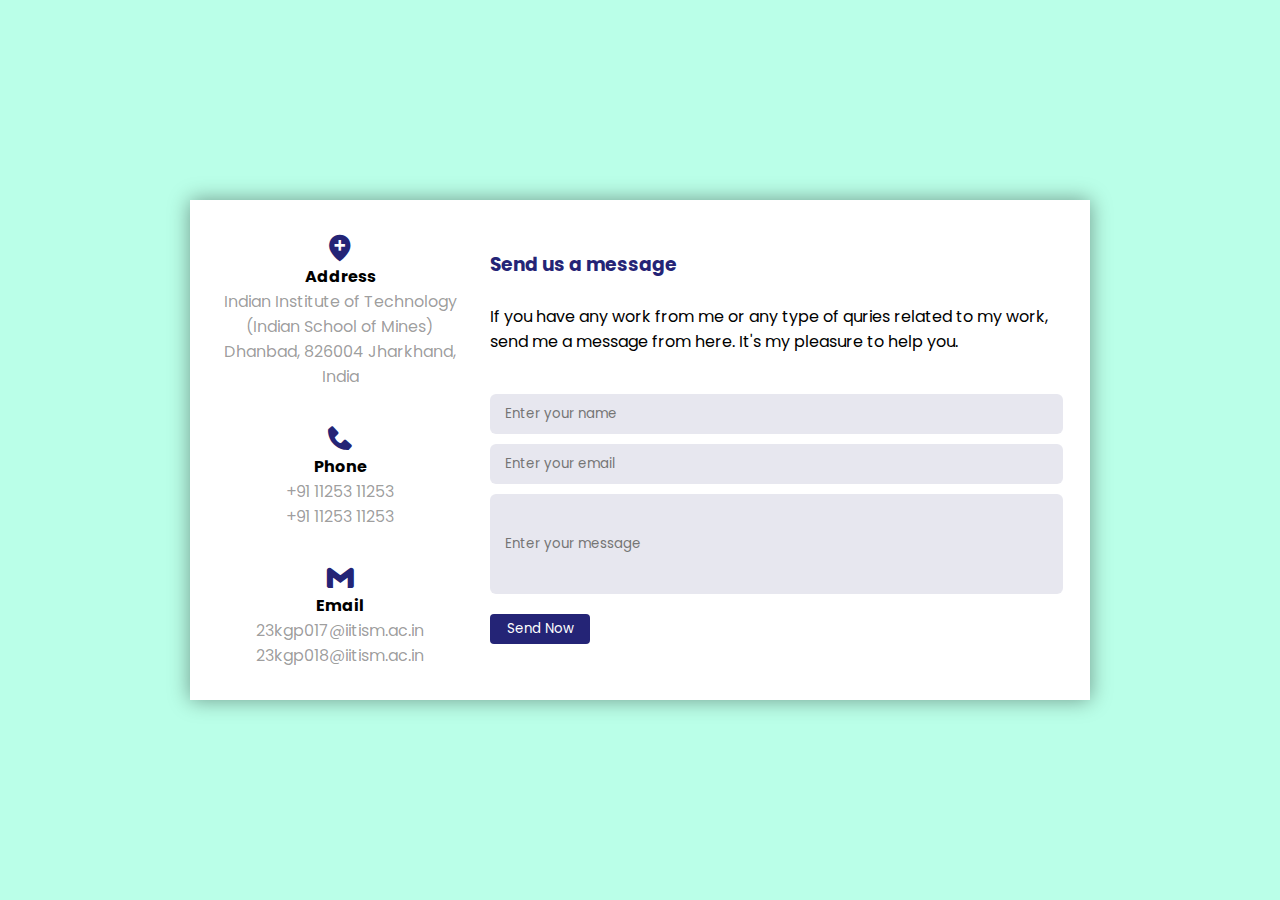
<file: Contact us page/index.html>
<!DOCTYPE html>
<html lang="en">
<head>
    <meta charset="UTF-8">
    <meta name="viewport" content="width=device-width, initial-scale=1.0">
    <title>Contact Us</title>
    <link rel="stylesheet" href="style.css">
    <link href='https://unpkg.com/boxicons@2.1.4/css/boxicons.min.css' rel='stylesheet'>
</head>
<body>
    <div class="screen">
        <div class="main_box">
            <div class="box_left">
                <div class="box">
                    <i class='bx bxs-location-plus' ></i>
                    <h4>Address</h4>
                    <p>Indian Institute of Technology
                        (Indian School of Mines) Dhanbad,
                        826004 Jharkhand, India</p>
                </div>
                <div class="box">
                    <i class='bx bxs-phone' ></i>
                    <h4>Phone</h4>
                    <p>+91 11253 11253</p>
                    <p>+91 11253 11253</p>
                </div>
                <div class="box">
                    <i class='bx bxl-gmail'></i>
                    <h4>Email</h4>
                    <p>23kgp017@iitism.ac.in</p>
                    <p>23kgp018@iitism.ac.in</p>
                </div>
            </div>
    
            <div class="message">
                <h3>Send us a message</h3>
                <p>If you have any work from me or any
                     type of quries related to my work, 
                     send me a message from here. 
                      It's my pleasure to help you. </p>
                <input class="name" type="text" placeholder="Enter your name">
                <input class="mail" type="text" placeholder="Enter your email">
                <input class="text" type="text" placeholder="Enter your message">
                <button>Send Now</button>
    
            </div>
        </div>
    </div>
</body>
</html>
</file>
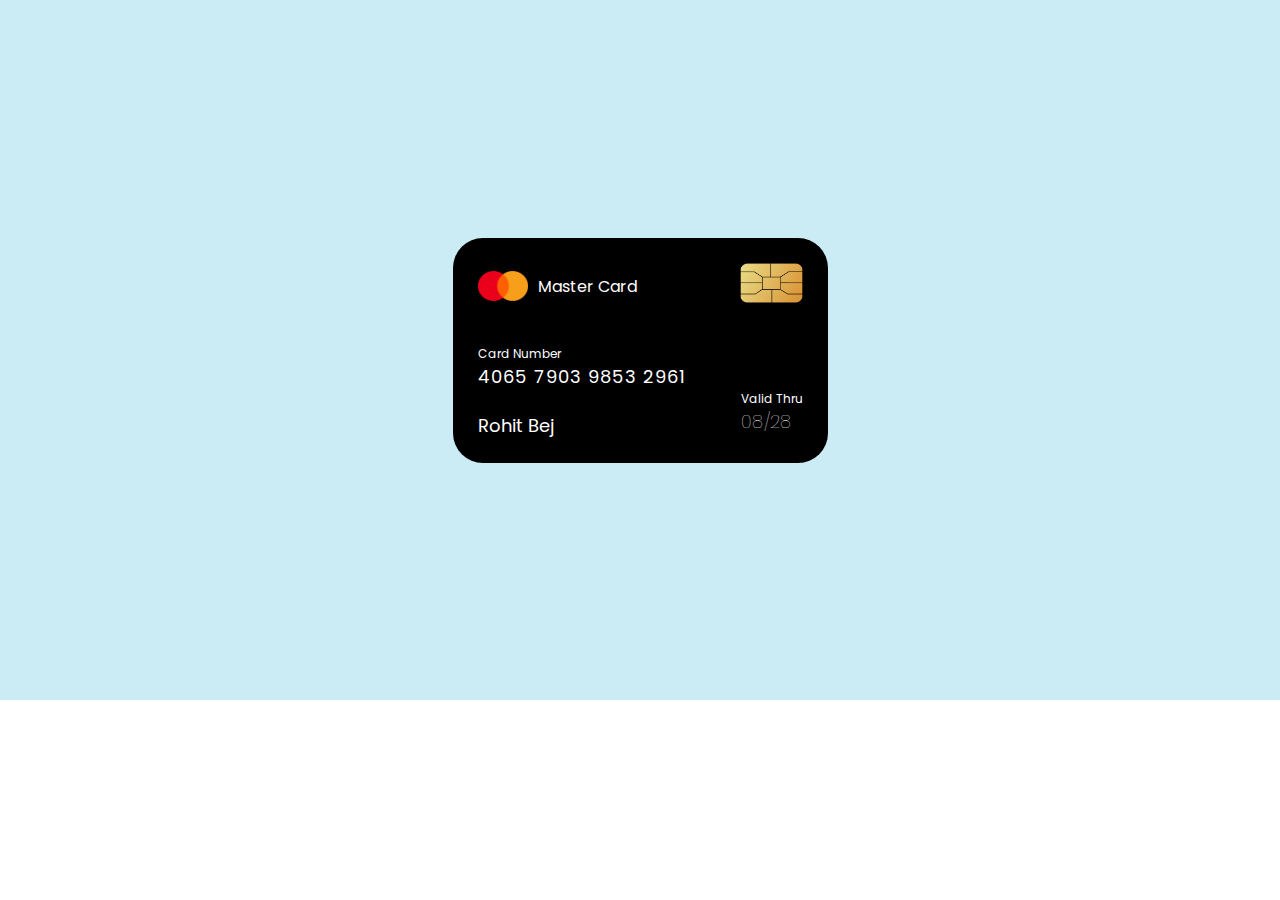
<file: Credit Card/index.html>
<!DOCTYPE html>
<html lang="en">
<head>
    <title>Credit Card</title>
    <link rel="stylesheet" href="style.css">
</head>
<body>
    <div class="back">
        <div class="card">
            <header>
                <div class="logo">
                    <img src="logo.png" alt="">
                    <h5>Master Card</h5>
                </div>
    
                <div class="chip">
                    <img src="chip.png" alt="">
                </div>
            </header>

            <div class="last">
                <div class="number-name">
                    <p>Card Number</p>
                    <h1>4065 7903 9853 2961</h1>
                    <h2>Rohit Bej</h2>
                </div>
    
                <div class="validity">
                    <p class="valid-text">Valid Thru</p>
                    <p class="valid-date">08/28</p>
                </div>
            </div>
        </div>
    </div>
</body>
</html>
</file>
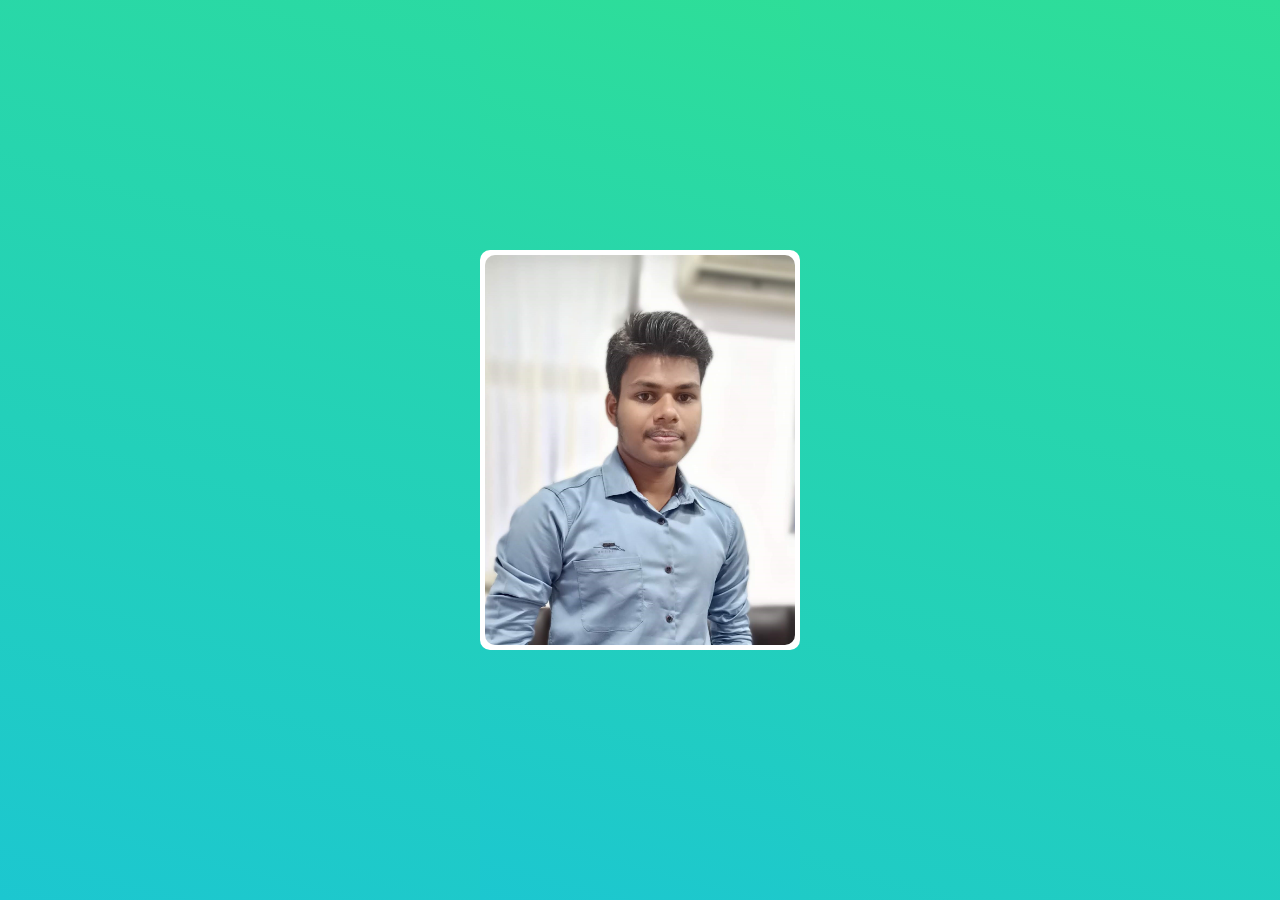
<file: Flip card/index.html>
<!DOCTYPE html>
<html lang="en">
<head>
    <meta charset="UTF-8">
    <meta name="viewport" content="width=device-width, initial-scale=1.0">
    <title>Portfolio Card</title>
    <link rel="stylesheet" href="style.css">
    <link href='https://unpkg.com/boxicons@2.1.4/css/boxicons.min.css' rel='stylesheet'>

</head>
<body>
    <div class="wrapper">
        <div class="card front-face">
            <img src="dp.jpg" alt="">
        </div>
        <div class="card back-face">
            <img src="dp.jpg" alt="">
            <div class="info">
                <div class="title">Rohit Bej</div>
                <p>Mechanical Engineer &<br> Front-end Web Developer </p>
            </div>

            <ul>
                <a href="#"><i class='bx bxl-facebook'></i></a>
                <a href="#"><i class='bx bxl-instagram'></i></a>
                <a href="#"><i class='bx bxl-twitter'></i></a>
                <a href="#"><i class='bx bxl-linkedin'></i></a>
            </ul>
        </div>

        


    </div>
</body>
</html>
</file>
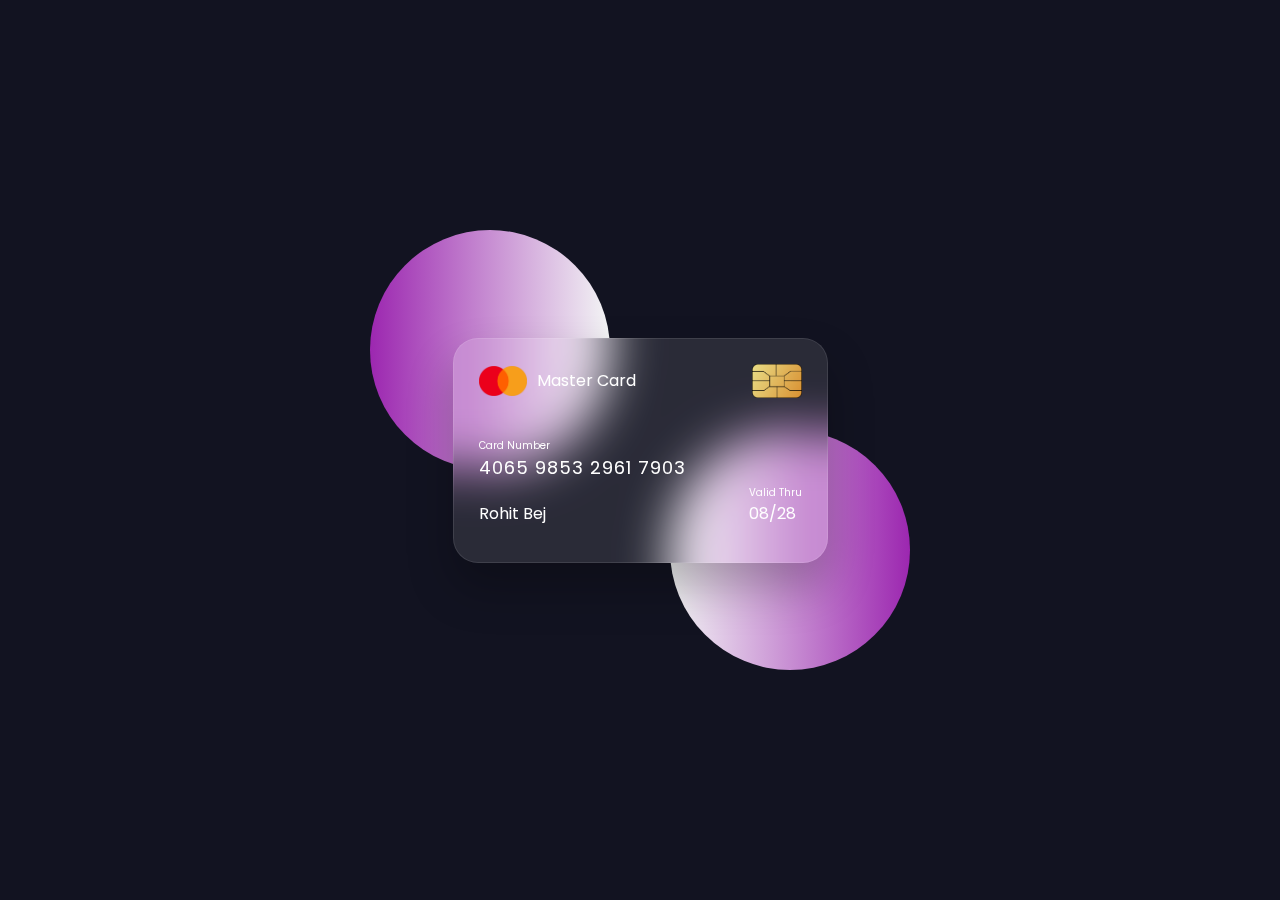
<file: Flipping Credit Card/index.html>
<!DOCTYPE html>
<html lang="en">
  <head>
    <meta charset="UTF-8" />
    <meta http-equiv="X-UA-Compatible" content="IE=edge" />
    <meta name="viewport" content="width=device-width, initial-scale=1.0" />
    <title>Flipping Card UI Design</title>
    <link rel="stylesheet" href="style.css" />
  </head>
  <body>
    <section>
      <div class="container">
        <div class="card front-face">
          <header>
            <span class="logo">
              <img src="logo.png" alt="">
              <h5>Master Card</h5>
            </span>
            <img src="chip.png" alt="" class="chip">
          </header>

          <div class="card-details">
            <div class="name-number">
              <h6> Card Number</h6>
              <h5 class="number">4065 9853 2961 7903</h5>
              <h5 class="name">Rohit Bej</h5>
            </div>

            <div class="valid-date">
              <h6>Valid Thru</h6>
              <h5>08/28</h5>
            </div>
          </div>
        </div>

        <div class="card back-face">
          <h6>
            For customer service call +91 7903197215 or email at 23kgp017@iitism.ac.in
          </h6>
          <span class="magnetic-strip"></span>
          <div class="signature"><i>194</i></div>
          <h5>
            Lorem ipsum dolor sit, amet consectetur adipisicing elit. Perspiciatis sapiente odio voluptatum eaque similique obcaecati esse quaerat eveniet sint nam necessitatibus deserunt reiciendis, molestiae temporibus quas sit odit. Ea, tempora!
            Itaque.
          </h5>
        </div>
      </div>
    </section>
  </body>
</html>
</file>
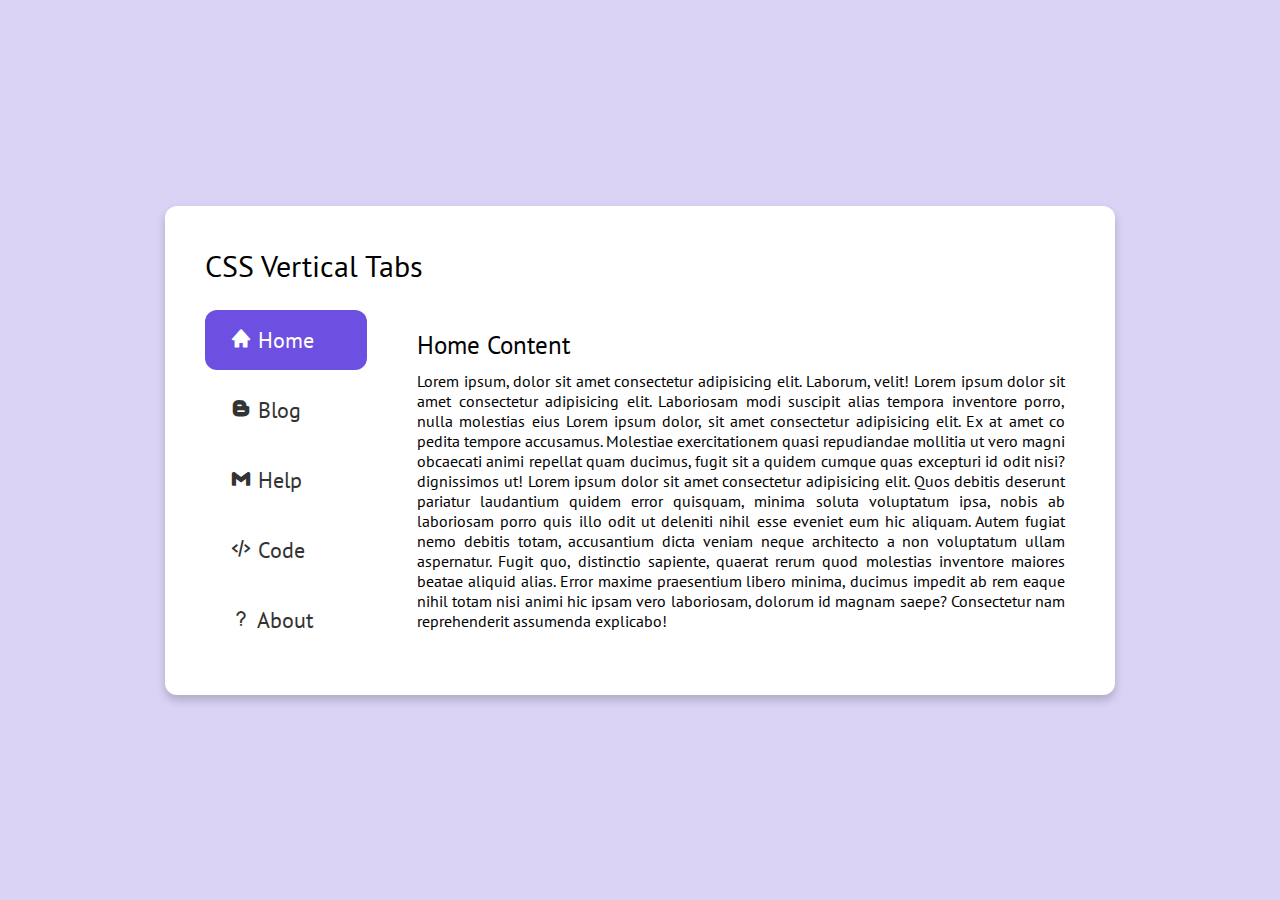
<file: Information Page/index.html>
<!DOCTYPE html>
<html lang="en">
<head>
    <meta charset="UTF-8">
    <meta name="viewport" content="width=device-width, initial-scale=1.0">
    <title>Info Page</title>
    <link rel="stylesheet" href="style.css">
    <link href='https://unpkg.com/boxicons@2.1.4/css/boxicons.min.css' rel='stylesheet'>
</head>
<body>
    <div class="container">
        <div class="main_title">CSS Vertical Tabs</div>
        <div class="content">

            <input type="radio" name="indicator" checked id="home">
            <input type="radio" name="indicator" id="blog">
            <input type="radio" name="indicator" id="help">
            <input type="radio" name="indicator" id="code">
            <input type="radio" name="indicator" id="about">

            <div class="list">
                <label for="home" class="home">
                    <i class='bx bxs-home'></i>
                    <span class="topic">Home</span>
                </label>

                <label for="blog" class="blog">
                    <i class='bx bxl-blogger' ></i>
                    <span class="topic">Blog</span>
                </label>

                <label for="help" class="help">
                    <i class='bx bxl-gmail' ></i>
                    <span class="topic">Help</span>
                </label>

                <label for="code" class="code">
                    <i class='bx bx-code-alt' ></i>
                    <span class="topic">Code</span>
                </label>

                <label for="about" class="about">
                    <i class='bx bx-question-mark' ></i>
                    <span class="topic">About</span>
                </label>
                <div class="indicator"></div>
            </div>

            <div class="text_content">
                <div class="home text">
                    <div class="title">Home Content</div>
                    <p>Lorem ipsum, dolor sit amet consectetur adipisicing elit. Laborum, velit! Lorem ipsum dolor sit amet consectetur adipisicing elit. Laboriosam modi suscipit alias tempora inventore porro, nulla molestias eius Lorem ipsum dolor, sit amet consectetur adipisicing elit. Ex at amet co pedita tempore accusamus. Molestiae exercitationem quasi repudiandae mollitia ut vero magni obcaecati animi repellat quam ducimus, fugit sit a quidem cumque quas excepturi id odit nisi? dignissimos ut! Lorem ipsum dolor sit amet consectetur adipisicing elit. Quos debitis deserunt pariatur laudantium quidem error quisquam, minima soluta voluptatum ipsa, nobis ab laboriosam porro quis illo odit ut deleniti nihil esse eveniet eum hic aliquam. Autem fugiat nemo debitis totam, accusantium dicta veniam neque architecto a non voluptatum ullam aspernatur. Fugit quo, distinctio sapiente, quaerat rerum quod molestias inventore maiores beatae aliquid alias. Error maxime praesentium libero minima, ducimus impedit ab rem eaque nihil totam nisi animi hic ipsam vero laboriosam, dolorum id magnam saepe? Consectetur nam reprehenderit assumenda explicabo!</p>
                </div>

                <div class="blog text">
                    <div class="title">Blog Content</div>
                    <p>Lorem ipsum, dolor sit amet consectetur adipisicing elit. Laborum, velit! Lorem ipsum dolor sit amet consectetur adipisicing elit. Laboriosam modi suscipit alias tempora inventore porro, nulla molestias eius Lorem ipsum dolor, sit amet consectetur adipisicing elit. Ex at amet co pedita tempore accusamus. Molestiae exercitationem quasi repudiandae mollitia ut vero magni obcaecati animi repellat quam ducimus, fugit sit a quidem cumque quas excepturi id odit nisi? dignissimos ut! Lorem ipsum dolor sit amet consectetur adipisicing elit. Quos debitis deserunt pariatur laudantium quidem error quisquam, minima soluta voluptatum ipsa, nobis ab laboriosam porro quis illo odit ut deleniti nihil esse eveniet eum hic aliquam. Autem fugiat nemo debitis totam, accusantium dicta veniam neque architecto a non voluptatum ullam aspernatur. Fugit quo, distinctio sapiente, quaerat rerum quod molestias inventore maiores beatae aliquid alias. Error maxime praesentium libero minima, ducimus impedit ab rem eaque nihil totam nisi animi hic ipsam vero laboriosam, dolorum id magnam saepe? Consectetur nam reprehenderit assumenda explicabo!</p>
                </div>

                <div class="help text">
                    <div class="title">Help Content</div>
                    <p>Lorem ipsum, dolor sit amet consectetur adipisicing elit. Laborum, velit! Lorem ipsum dolor sit amet consectetur adipisicing elit. Laboriosam modi suscipit alias tempora inventore porro, nulla molestias eius Lorem ipsum dolor, sit amet consectetur adipisicing elit. Ex at amet co pedita tempore accusamus. Molestiae exercitationem quasi repudiandae mollitia ut vero magni obcaecati animi repellat quam ducimus, fugit sit a quidem cumque quas excepturi id odit nisi? dignissimos ut! Lorem ipsum dolor sit amet consectetur adipisicing elit. Quos debitis deserunt pariatur laudantium quidem error quisquam, minima soluta voluptatum ipsa, nobis ab laboriosam porro quis illo odit ut deleniti nihil esse eveniet eum hic aliquam. Autem fugiat nemo debitis totam, accusantium dicta veniam neque architecto a non voluptatum ullam aspernatur. Fugit quo, distinctio sapiente, quaerat rerum quod molestias inventore maiores beatae aliquid alias. Error maxime praesentium libero minima, ducimus impedit ab rem eaque nihil totam nisi animi hic ipsam vero laboriosam, dolorum id magnam saepe? Consectetur nam reprehenderit assumenda explicabo!</p>
                </div>

                <div class="code text">
                    <div class="title">Code Content</div>
                    <p>Lorem ipsum, dolor sit amet consectetur adipisicing elit. Laborum, velit! Lorem ipsum dolor sit amet consectetur adipisicing elit. Laboriosam modi suscipit alias tempora inventore porro, nulla molestias eius Lorem ipsum dolor, sit amet consectetur adipisicing elit. Ex at amet co pedita tempore accusamus. Molestiae exercitationem quasi repudiandae mollitia ut vero magni obcaecati animi repellat quam ducimus, fugit sit a quidem cumque quas excepturi id odit nisi? dignissimos ut! Lorem ipsum dolor sit amet consectetur adipisicing elit. Quos debitis deserunt pariatur laudantium quidem error quisquam, minima soluta voluptatum ipsa, nobis ab laboriosam porro quis illo odit ut deleniti nihil esse eveniet eum hic aliquam. Autem fugiat nemo debitis totam, accusantium dicta veniam neque architecto a non voluptatum ullam aspernatur. Fugit quo, distinctio sapiente, quaerat rerum quod molestias inventore maiores beatae aliquid alias. Error maxime praesentium libero minima, ducimus impedit ab rem eaque nihil totam nisi animi hic ipsam vero laboriosam, dolorum id magnam saepe? Consectetur nam reprehenderit assumenda explicabo!</p>
                </div>

                <div class="about text">
                    <div class="title">About Content</div>
                    <p>Lorem ipsum, dolor sit amet consectetur adipisicing elit. Laborum, velit! Lorem ipsum dolor sit amet consectetur adipisicing elit. Laboriosam modi suscipit alias tempora inventore porro, nulla molestias eius Lorem ipsum dolor, sit amet consectetur adipisicing elit. Ex at amet co pedita tempore accusamus. Molestiae exercitationem quasi repudiandae mollitia ut vero magni obcaecati animi repellat quam ducimus, fugit sit a quidem cumque quas excepturi id odit nisi? dignissimos ut! Lorem ipsum dolor sit amet consectetur adipisicing elit. Quos debitis deserunt pariatur laudantium quidem error quisquam, minima soluta voluptatum ipsa, nobis ab laboriosam porro quis illo odit ut deleniti nihil esse eveniet eum hic aliquam. Autem fugiat nemo debitis totam, accusantium dicta veniam neque architecto a non voluptatum ullam aspernatur. Fugit quo, distinctio sapiente, quaerat rerum quod molestias inventore maiores beatae aliquid alias. Error maxime praesentium libero minima, ducimus impedit ab rem eaque nihil totam nisi animi hic ipsam vero laboriosam, dolorum id magnam saepe? Consectetur nam reprehenderit assumenda explicabo!</p>
                </div>
            </div>
        </div>
    </div>
</body>
</html>
</file>
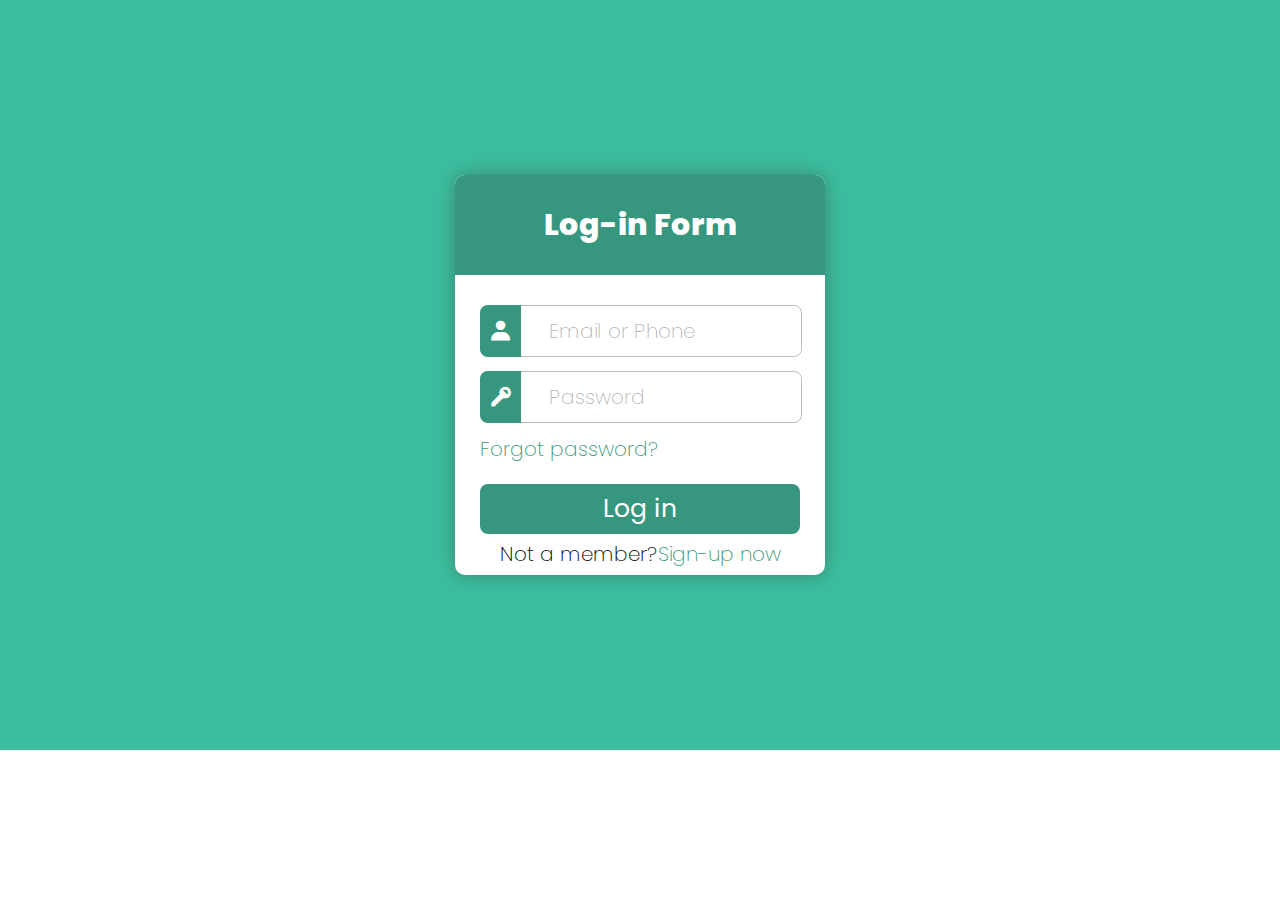
<file: Log in page/index.html>
<!DOCTYPE html>
<html lang="en">
<head>
    <meta charset="UTF-8">
    <meta name="viewport" content="width=device-width, initial-scale=1.0">
    <title>Sidebar</title>
    <link rel="stylesheet" href="style.css">
    <link href='https://unpkg.com/boxicons@2.1.4/css/boxicons.min.css' rel='stylesheet'>
</head>
<body>
    <div class="screen">
        <div class="main_box">
            <div class="header">Log-in Form</div>
            <div class="box b1">
                <div class="icon">
                    <i class='bx bxs-user'></i>
                </div>
                <div class="credentials">
                    <input type="text" placeholder="   Email or Phone">
                </div>
            </div>
            <div class="box b2">
                <div class="icon">
                    <i class='bx bxs-key' ></i>
                </div>
                <div class="credentials">
                    <input type="text" placeholder="   Password">
                </div>
            </div>
            <h5>Forgot password?</h5>
            <div class="login"> Log in</div>

            <div class="signup">
                <p>Not a member? </p>
                <p style="color: rgb(54, 151, 126); cursor: pointer;"> Sign-up now</p>
            </div>
        </div>
    </div>
</body>
</html>
</file>
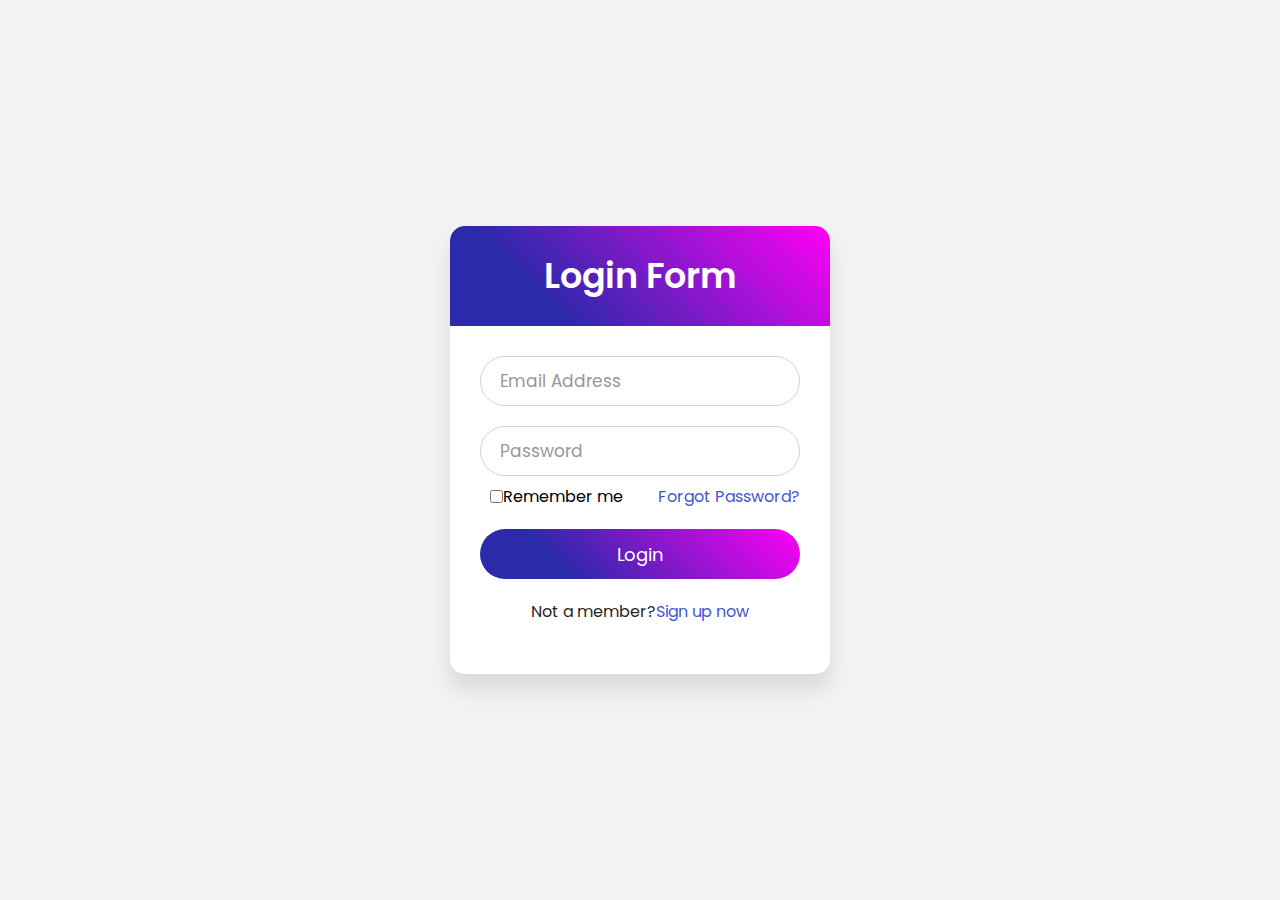
<file: Log-in page nice colors/index.html>
<!DOCTYPE html>
<html lang="en">
<head>
    <meta charset="UTF-8">
    <meta name="viewport" content="width=device-width, initial-scale=1.0">
    <title>Log in</title>
    <link rel="stylesheet" href="style.css">
</head>
<body>
    <div class="wrapper">
        <!-- Header -->
        <div class="title">Login Form</div>
        <form action="#">

            <!-- Making input box for Email address  -->
            <div class="field">
                <input type="text" required>
                <label>Email Address</label>
            </div>

            <!-- Making input box for Password  -->
            <div class="field">
                <input type="password" required>
                <label>Password</label>
            </div>

            <!-- Forgot Password? -->
            <div class="forgot">
                <div class="remember">
                    <input type="checkbox">
                    <p>Remember me</p>
                </div>
                <a href="#">Forgot Password?</a>
            </div>

            <!-- Log in button  -->
            <div class="field">
                <input type="submit" value="Login">
            </div>

            <!-- sign up -->
            <div class="signup">
                Not a member?<a href="#">Sign up now</a>
            </div>
            
        </form>
    </div>
</body>
</html>
</file>
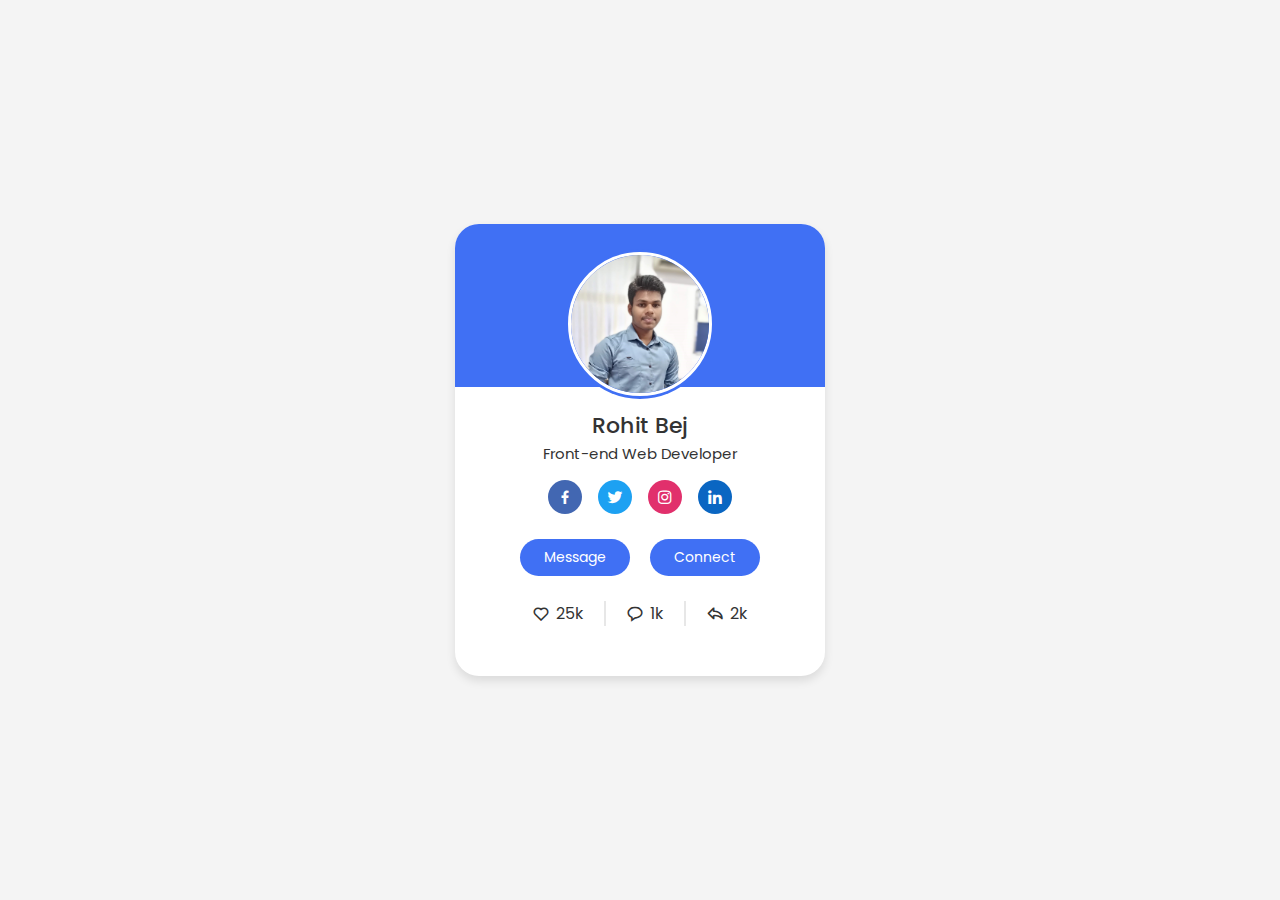
<file: Portfolio card/index.html>
<!DOCTYPE html>
<html lang="en">
<head>
    <meta charset="UTF-8">
    <meta name="viewport" content="width=device-width, initial-scale=1.0">
    <title>Portfolio Card</title>
    <link rel="stylesheet" href="style.css">
    <link href='https://unpkg.com/boxicons@2.1.4/css/boxicons.min.css' rel='stylesheet'>

</head>
<body>
    <div class="profile-card">
        <div class="image">
            <img src="dp.jpg" alt="" class="profile-image">
        </div>

        <div class="text">
            <span class="name">Rohit Bej</span>
            <span class="job">Front-end Web Developer</span>
        </div>

        <div class="media-buttons">
            <a href="https://www.facebook.com/rohit.bej.92" style="background-color: #4267b2" class="link">
                <i class='bx bxl-facebook'></i>
            </a>
            <a href="https://twitter.com/RohitBej4" style="background-color: #1da1f2" class="link">
                <i class='bx bxl-twitter'></i>
            </a>
            <a href="https://www.instagram.com/mr_rohit_7903/" style="background-color: #e1306c" class="link">
                <i class='bx bxl-instagram'></i>
            </a>
            <a href="https://www.linkedin.com/in/rohit-bej-68954b289/" style="background-color: #0A66C2" class="link">
                <i class='bx bxl-linkedin'></i>
            </a>
        </div>

        <div class="buttons">
            <div class="btn"><a href="https://www.instagram.com/mr_rohit_7903/">Message</a></div>
            <div class="btn"><a href="https://www.linkedin.com/in/rohit-bej-68954b289/">Connect</a></div>
        </div>

        <div class="analytics">
            <div class="data">
                <i class='bx bx-heart' ></i>
                <span class="number">25k</span>
            </div>

            <div class="data">
                <i class='bx bx-message-rounded' ></i>
                <span class="number">1k</span>
            </div>

            <div class="data">
                <i class='bx bx-share' ></i>
                <span class="number">2k</span>
            </div>

        </div>


    </div>
</body>
</html>
</file>
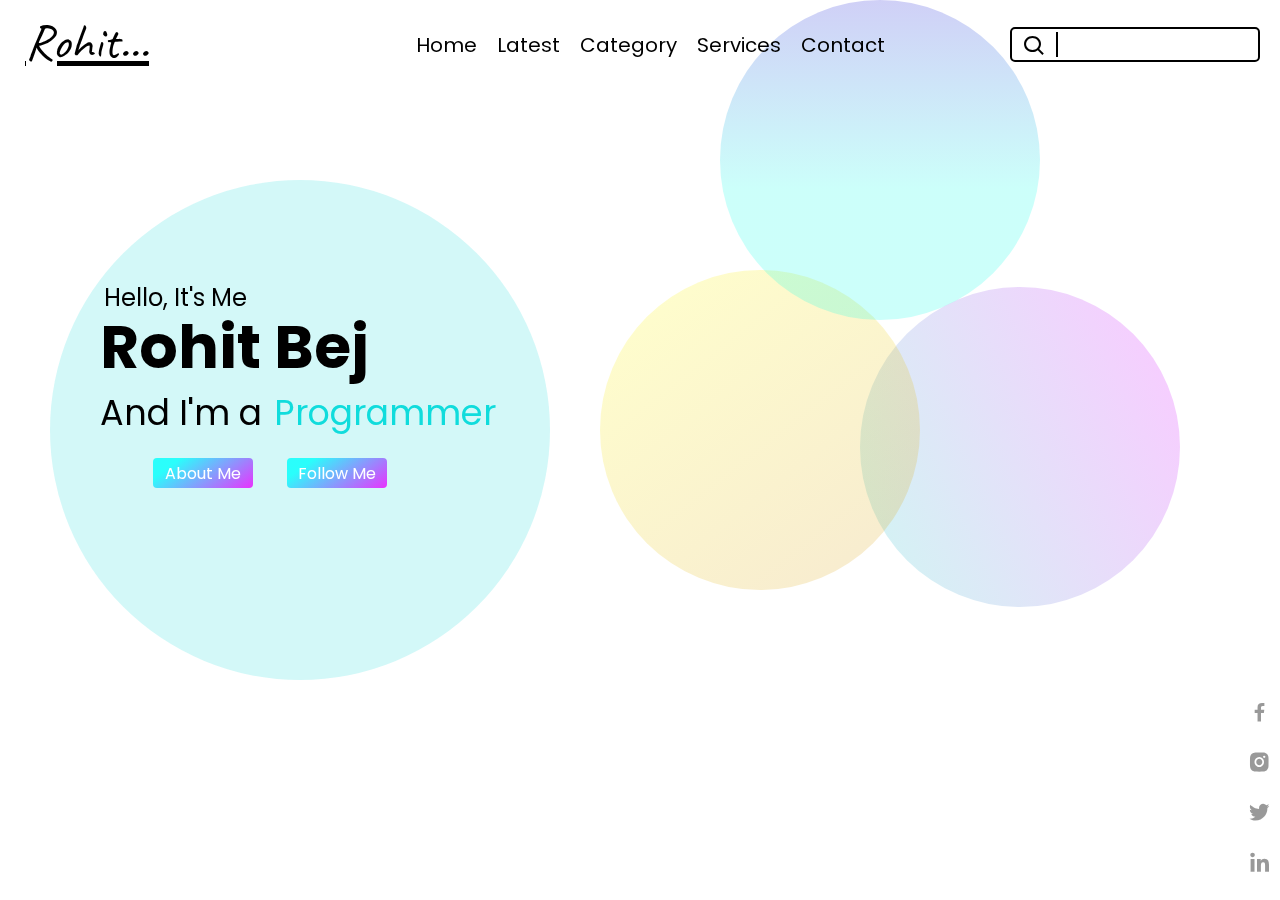
<file: portfolio website/index.html>
<!DOCTYPE html>
<html lang="en">
<head>
    <meta charset="UTF-8">
    <meta name="viewport" content="width=device-width, initial-scale=1.0">
    <title>Portfolio Card</title>
    <link rel="stylesheet" href="style.css">
    <link href='https://unpkg.com/boxicons@2.1.4/css/boxicons.min.css' rel='stylesheet'>

</head>
<body>

    <!-- Background creation -->
    <div class="circle c1"></div>
    <div class="c2"></div>
    <div class="circle c3"></div>
    <div class="c4"></div>

    <!-- Main Body  -->
    <div class="main_body">

        <!-- Options on the top -->
        <div class="options">
            <ul>
                <li>Home</li>
                <li>Latest</li>
                <li>Category</li>
                <li>Services</li>
                <li>Contact</li>
            </ul>
        </div>

        <!-- Name Rohit -->
        <div class="name">Rohit...</div>

        <!-- Search Box -->
        <div class="search_box">
            <div class="icon"><i class='bx bx-search'></i></div>
            <input type="text" class="search">
        </div>
        
        <!-- Text Content  -->
        <div class="text_box">
            <div class="text">
                <p >Hello, It's Me</p>
                <h1>Rohit Bej</h1>
                <h5>And I'm a <p id="write_text">Programmer</p></h5>
            </div>

            <div class="options">
                <div class="op">About Me</div>
                <div class="op">Follow Me</div>
            </div>
        </div>


        <!-- Social Media -->
        <div class="social">
            <i class='bx bxl-facebook'></i>
            <i class='bx bxl-instagram-alt' ></i>
            <i class='bx bxl-twitter' ></i>
            <i class='bx bxl-linkedin' ></i>
        </div>


    </div>


</body>
</html>
</file>
<file: Contact us page/style.css>
@import url('https://fonts.googleapis.com/css2?family=Poppins:wght@300;400;500;600&display=swap');

* {
    margin: 0;
    padding: 0;
    font-family: 'Poppins', sans-serif;
}

.screen {
    height: 100vh;
    width: 100%;
    background: rgb(186, 255, 232);
    display: flex;
    align-items: center;
    justify-content: center;
}

.main_box {
    width: 900px;
    height: 500px;
    background: #fff;
    display: flex;
    box-shadow: 0 0 20px rgba(0, 0, 0, 0.4);
}

.main_box .box_left {
    width: 430px;
    height: 100%;
    display: flex;
    flex-direction: column;
    justify-content: space-evenly;
    padding: 0 25px 0 25px;
}

.box{
    display: flex;
    flex-direction: column;
    justify-content: center;
    align-items: center;
}

.box_left p, h4 {
    text-align: center;
}

.box_left p {
    color:rgba(0, 0, 0, 0.4)
}

i {
    font-size: 32px;
    color: rgb(36, 36, 118);
}

.message {
    display: flex;
    flex-direction: column;
}

.message h3{
    padding: 50px 0 25px 0;
    color: rgb(36, 36, 118)
}

input{
    margin-top: 10px;
    padding-left: 15px;
    border: 0;
    background:  rgba(33, 33, 103, 0.104);
    border-radius: 6px;
    height: 40px;
    width: 93%;
}

input:focus {
    outline: none;
    border: 2px solid rgb(36, 36, 118);
}

.name {
    margin-top: 40px;
}

.text {
    height: 100px;
}
.text::placeholder {
    text-align: start;
}


button {
    margin-top: 20px;
    height: 30px;
    width: 100px;
    background-color: rgb(36, 36, 118);
    border: none;
    border-radius: 4px;
    color: #fff;
}

button:hover {
    background-color: rgb(83, 83, 227);
}
</file>
<file: Credit Card/style.css>
@import url("https://fonts.googleapis.com/css2?family=Poppins:wght@300;400;500;600&display=swap");

* {
    margin: 0;
    padding: 0;
    box-sizing: border-box;
    font-family: "Poppins", sans-serif;
    color: #fff
}

.back {
    height: 700px;
    background-color: rgb(204, 236, 245);
    display: flex;
    align-items: center;
    justify-content: center;
}

.card {
    height: 225px;
    width: 375px;
    border-radius: 30px;
    background-color: black;
}

.card header {
    display: flex;
    justify-content: space-between;
    align-items: center;
    padding: 25px;
}

.logo {
    display: flex;
    align-items: center;
}

.logo img{
    height: 30px;
    width: 50px;
    margin-right: 10px;   
}

.logo h5{
    font-size: 16px;
    font-weight: 400;
}

.chip img{
    height: 40px;
    width: 63px;
} 

.last {
    display: flex;
    justify-content: space-between;
    padding-top: 10px;
}

.number-name {
    padding-left: 25px;
}

.number-name p {
    font-size: 12px;
}

.number-name h1{
    font-size: 18px;
    font-weight: 400;
    letter-spacing: 1px;
}

.number-name h2{
    font-size: 18px;
    font-weight: 400;
    padding-top: 22px;
}

.validity {
    padding: 45px 25px;
}

.validity .valid-text{
    font-size: 12px;
}

.validity .valid-date{
    font-size: 18px;
    font-weight: 100;
}
</file>
<file: Flip card/style.css>
@import url('https://fonts.googleapis.com/css2?family=Poppins:wght@300;400;500;600&display=swap');

* {
    margin: 0;
    padding: 0;
    box-sizing: border-box;
    font-family: 'Poppins', sans-serif;
}

html,body{
    display: grid;
    height: 100%;
    place-items: center;
    background: linear-gradient(375deg, #1cc7d0, #2ede98);
}

.wrapper{
    height: 400px;
    width: 320px;
    position: relative;
    transform-style: preserve-3d;
    perspective: 1000px;;
}

.wrapper:hover > .front-face{
    transform: rotateY(180deg);
    visibility: hidden;
}
.wrapper:hover > .back-face{
    transform: rotateY(0deg);
    visibility: visible;
}
.wrapper .card{
    height: 100%;
    width: 100%;
    position: absolute;
    background: #fff;
    border-radius: 10px;
    transform: rotateY(0deg);
    backface-visibility: hidden;
    transform-style: preserve-3d;
    padding: 5px;
    transition: 1s cubic-bezier(0.4, 0.2, 0.2, 1);
}

.wrapper .card img{
    height: 100%;
    width: 100%;
    object-fit: cover;
    border-radius: 10px;
}

.wrapper .back-face{
    display: flex;
    flex-direction: column;
    align-items: center;
    justify-content: space-evenly;
    transform: rotateY(180deg);
}

.wrapper .back-face img{
    height: 150px;
    width: 150px;
    border-radius: 50%;
    padding: 5px;
    background: linear-gradient(375deg, #1cc7d0, #2ede98);
}

.wrapper .back-face .info{
    text-align: center;
}

.back-face .info .title{
    font-size: 30px;
    font-weight: 500;
}

.back-face ul{
    display: flex;
}

.back-face ul a{
    display: block;
    font-size: 20px;
    height: 40px;
    width: 40px;
    border-radius: 50%;
    line-height: 38px;
    text-align: center;
    background: linear-gradient(375deg, #1cc7d0, #2ede98);
    margin: 0 5px;
    color: #fff;
    transition: all 0.3s ease;
}

.back-face ul a i{
    transform: translateY(10%);
}

.back-face ul a:hover{
    background: #fff;
    color:#1cc7d0;
    border: 1px solid #1cc7d0;
}

::selection{
    color: #fff;
    background: #2ede98;
}
</file>
<file: Flipping Credit Card/style.css>
@import url("https://fonts.googleapis.com/css2?family=Poppins:wght@300;400;500;600&display=swap");

* {
  margin: 0;
  padding: 0;
  box-sizing: border-box;
  font-family: "Poppins", sans-serif;
}

section{
  position: relative;
  min-height: 100vh;
  width: 100%;
  background: #121321;
  display: flex;
  align-items: center;
  justify-content: center;
  color: #fff;
  perspective: 1000px;
}

section::before{
  content: "";
  position: absolute;
  height: 240px;
  width: 240px;
  border-radius: 50%;
  transform: translate(-150px, -100px);
  background: linear-gradient(90deg, #9c27b0, #f3f5f5);
}

section::after{
  content: "";
  position: absolute;
  height: 240px;
  width: 240px;
  border-radius: 50%;
  transform: translate(150px, 100px);
  background: linear-gradient(90deg, #f3f5f5, #9c27b0 );
}

.container {
  position: relative;
  height: 225px;
  width: 375px;
  z-index: 10;
  transition: 0.6s;
  transform-style: preserve-3d;
}

.container:hover{
  transform: rotateY(180deg);
}

.container .card {
  position: absolute;
  height: 100%;
  width: 100%;
  padding: 25px;
  backdrop-filter: blur(25px);
  border-radius: 25px;
  background: rgba(255, 255, 255, 0.1);
  box-shadow: 0 25px 45px rgba(0, 0, 0, 0.25);
  border: 1px solid rgba(255, 255, 255, 0.1);
  backface-visibility: hidden;
}

.front-face header, 
.front-face .logo{
  display: flex;
  align-items: center;
}

.front-face header{
  justify-content: space-between;
}

.front-face .logo img{
  width: 48px;
  margin-right: 10px;
}
h5{
  font-size: 16px;
  font-weight: 400;
}

.front-face .chip{
  width: 50px;
}

.front-face .card-details{
  display: flex;
  margin-top: 40px;
  align-items: flex-end;
  justify-content: space-between;
}

h6 {
  font-size: 10px;
  font-weight: 400;
}

h5.number{
  font-size: 18px;
  letter-spacing: 1px;
}
h5.name{
  margin-top: 20px;
}

.card.back-face {
  border: none;
  padding: 15px 25px 25px 25px;
  transform: rotateY(180deg);
}

.card.back-face h6{
  font-size: 8px;
  
}

.card.back-face .magnetic-strip{
  position: absolute;
  top: 40px; 
  left: 0;
  height: 45px;
  width: 100%;
  background: #000;
}

.card.back-face .signature{
  display: flex;
  justify-content: flex-end;
  align-items: center;
  margin-top: 80px;
  height: 40px;
  width: 85%;
  border-radius: 6px;
  background: repeating-linear-gradient(
    #fff,
    #fff 3px,
    #efefef 0px,
    #efefef 9px
  );
}

.signature i {
  color: #000;
  font-size: 12px;
  padding: 4px 6px;
  border-radius: 4px;
  background-color: #fff;
  margin-right: -30px;
  z-index: -1;
}

.card.back-face h5 {
  font-size: 8px;
  margin-top: 15px;
}
</file>
<file: Information Page/style.css>
@import url('https://fonts.googleapis.com/css2?family=PT+Sans&family=Poppins:wght@300;400;500;600&display=swap');

*{
    position: relative;
    margin: 0;
    padding: 0;
    box-sizing: border-box;
    font-family: 'PT Sans', sans-serif;
}

body{
    height: 100vh;
    width: 100%;
    display: flex;
    align-items: center;
    justify-content: center;
    background: #dad3f5;
}

.container{
    max-width: 950px;
    width: 100%;
    background: #fff;
    border-radius: 12px;
    margin: 0 20px;
    padding: 40px 50px 40px 40px;
    box-shadow: 0 5px 10px rgba(0, 0, 0, 0.2);
}

.container .main_title{
    font-size: 30px;
    font-weight: 500;
    margin-bottom: 20px;
}

.container .content .list{
    display: flex;
    flex-direction: column;
    position: relative;
    width: 20%;
    margin-right: 50px;
}

.container .content{
    display: flex;
    align-items: center;
    justify-content: space-between;
}

.content .list label{
    height: 60px;
    /* background: red; */
    font-size: 22px;
    font-weight: 500;
    border-radius: 12px;
    line-height: 60px;
    cursor: pointer;
    margin: 5px 0;
    padding-left: 25px;
    color: #333;
    z-index: 100;
    transition: all 0.3s ease;
}

#home:checked ~ .list .home,
#blog:checked ~ .list .blog,
#help:checked ~ .list .help,
#code:checked ~ .list .code,
#about:checked ~ .list .about{
    color:#fff;
}

.content .indicator{
    position: absolute;
    height: 60px;
    width: 100%;
    left: 0;
    background: #6d50e2;
    border-radius: 12px;
    transition: all 0.3s ease;
}

.container input[type="radio"]{
    display: none;
}

#home:checked ~ .list .indicator{
    top: 5px;
}

#blog:checked ~ .list .indicator{
    top: 75px;
}

#help:checked ~ .list .indicator{
    top: 145px;
}

#code:checked ~ .list .indicator{
    top: 215px;
}

#about:checked ~ .list .indicator{
    top: 285px;
}

.container .content .text_content{
    width: 80%;
    height: 100%;
}

.content .text_content .title{
    font-size: 25px;
    font-weight: 500;
    margin-bottom: 10px;
}

.content .text_content p{
    text-align: justify;
}

.content .text_content .text{
    display: none;
}

#home:checked ~ .text_content .home,
#blog:checked ~ .text_content .blog,
#help:checked ~ .text_content .help,
#code:checked ~ .text_content .code,
#about:checked ~ .text_content .about{
    display: block;
    
}
</file>
<file: Log in page/style.css>
@import url('https://fonts.googleapis.com/css2?family=Poppins:wght@300;400;500;600&display=swap');

* {
    margin: 0;
    padding: 0;
    font-family: 'Poppins', sans-serif;
    color: #fff;
}

.screen{
    height: 750px;
    width: 100%;
    display: flex;
    align-items: center;
    justify-content: center;
    background-color: rgb(60, 190, 158);
}

.main_box {
    height: 400px;
    width: 370px;
    background-color:#fff;
    border-radius: 10px;
    box-shadow: 0 0 20px rgba(54, 0, 0, 0.3);
}

.header {
    height: 100px;
    display: flex;
    justify-content: center;
    align-items: center;
    font-size: 30px;
    font-weight: 800;
    background-color:rgb(54, 151, 126);
    border-top-right-radius: 10px;
    border-top-left-radius: 10px;
}

.box {
    height: 50px;
    width: 320px;
    display: flex;
    border-radius: 8px;
    margin-left: 25px;
    border: 1px solid rgba(93, 87, 87, 0.4);
}

.b1{
    margin-top: 30px;
    margin-bottom: 15px;
}

.b2 {
    margin-top: -1px;
}

.icon {
    background-color: rgb(54, 151, 126);
    height: 52px;
    width: 52px;
    border-top-left-radius: 8px;
    border-bottom-left-radius: 8px;
    display: flex;
    justify-content: center;
    align-items: center;
    font-size: 25px;
    margin-top: -1px;
    margin-left: -1px;
}

.credentials input{
    height: 50px;
    width: 270px;
    border: 0;
    border-top-right-radius: 8px;
    border-bottom-right-radius: 8px;
    font-size: 20px;
    padding-left: 10px;
    padding-right: -10px;
    color: #000000;
}

input:focus {
    outline: 0.7px solid rgb(54, 151, 126);
    box-shadow: 0 0 7px rgba(54, 151, 126, 0.6);
}

input::placeholder {
    font-size: 20px;
    font-weight: 200;
    color:rgba(43, 43, 43, 0.374)  
}

h5 {
    color: rgb(54, 151, 126); 
    margin-left: 25px;
    font-size: 20px;
    font-weight: 200;
    margin-top: 11px;
    cursor: pointer;
}

.login {
    background-color: rgb(54, 151, 126);
    height: 50px;
    width: 320px;
    display: flex;
    justify-content: center;
    align-items: center;
    border-radius: 8px;
    margin-left: 25px;
    margin-top: 20px;
    font-size: 25px;
    cursor: pointer;
}

p {
    display: flex;
    justify-content: center;
    position: relative;
    color: rgb(0, 0, 0); 
    font-size: 20px;
    font-weight: 200;
    bottom: -5px;
}

.signup {
    display: flex;
    justify-content: center;
}

.login:hover {
    background-color: rgb(72, 183, 155);
}
</file>
<file: Log-in page nice colors/style.css>
@import url('https://fonts.googleapis.com/css2?family=Poppins:wght@300;400;500;600&display=swap');

* {
    margin: 0;
    padding: 0;
    box-sizing: border-box;
    font-family: 'Poppins', sans-serif;
} 

html, body {
    display: grid;
    height: 100%;
    place-items: center;
    background: #f2f2f2;
}

.wrapper{
    width: 380px;
    background: #fff;
    border-radius: 15px;
    box-shadow: 0 15px 20px rgba(0, 0, 0, 0.1);
}

.wrapper .title{
    color: #fff;
    font-size: 35px;
    line-height:  100px;
    font-weight: 600;
    text-align: center;
    border-radius: 15px 15px 0 0;
    background: linear-gradient(45deg, rgba(42,42,170,1) 25%, rgba(255,0,245,1) 100%);
}

.wrapper form{
    padding: 10px 30px 50px 30px;
}

.wrapper form .field{
    position: relative;
    height: 50px;
    width: 100%;
    margin-top: 20px;
}

.wrapper form .field input{
    height: 100%;
    width: 100%;
    font-size: 17px;
    padding-left: 20px;
    outline: none;
    border-radius: 25px;
    border: 1px solid lightgray;
    transition: all 0.3s ease;
}

.wrapper form .field label {
    color: #999;
    position: absolute; 
    top: 50%;
    left: 20px;
    font-size: 17px;
    transform: translateY(-50%);
    pointer-events: none;
    transition: all 0.3s ease;
}

.wrapper form .field input:focus{
    border-color: #4158d0;
}

.wrapper form .field input:valid ~ label,
.wrapper form .field input:focus ~ label{
    top: 0%;
    color: #4158d0;
    background: #fff;
    font-size: 16px;
    transform: translateY(-50%);
}

.wrapper form .forgot {
    display: flex;
    justify-content: space-between;
    margin: 8px 0 0 10px;
}

.wrapper form .forgot .remember{
    display: flex;
}

.wrapper form .signup{
    text-align: center;
    margin-top: 20px;
    color: #262626
}

.wrapper form .forgot a,
.wrapper form .signup a{
    color: #4158d0;
    text-decoration: none;
}

.wrapper form .forgot a:hover,
.wrapper form .signup a:hover{
    text-decoration: underline;
}

.wrapper form input[type="submit"]{
    color:#fff;
    font-size: 18px;
    background: linear-gradient(45deg, rgba(42,42,170,1) 25%, rgba(255,0,245,1) 100%);
    border: none;
    padding-left:0;
    cursor: pointer;
    transition: all 0.3s ease;
}

.wrapper form input[type="submit"]:active{
    transform: scale(0.95);
}
</file>
<file: Portfolio card/style.css>
@import url('https://fonts.googleapis.com/css2?family=Poppins:wght@300;400;500;600&display=swap');

* {
    margin: 0;
    padding: 0;
    box-sizing: border-box;
    font-family: 'Poppins', sans-serif;
}

body {
    height: 100vh;
    display: flex;
    align-items: center;
    justify-content: center;
    background-color: #f4f4f4;
}

.profile-card {
    display: flex;
    align-items: center;
    flex-direction: column;
    max-width: 370px;
    width: 100%;
    background-color: #fff;
    border-radius: 24px;
    padding: 25px;
    box-shadow: 0 5px 10px rgba(0, 0, 0, 0.1);
    position: relative;
}

.profile-card::before {
    content: "";
    position: absolute;
    top: 0;
    left: 0;
    height: 36%;
    width: 100%;
    border-radius: 24px 24px 0 0;
    background-color: #4070f4;
}

.image {
    position: relative;
    height: 150px;
    width: 150px;
    border-radius: 50%; 
    background-color: #4070f4;
    padding: 3px;
    margin-bottom: 10px;
}

.image .profile-image {
    height: 100%;
    width: 100%;
    object-fit: cover;
    border-radius: 50%;
    border: 3px solid #fff;
}

.profile-card .text {
    display: flex;
    flex-direction: column;
    align-items: center;
    color: #333;
}

.text .name {
    font-size: 22px;
    font-weight: 500;
}

.text .job {
    font-size: 15px;
    font-weight: 400;
}

.profile-card .media-buttons {
    display: flex;
    align-items: center;
    margin-top: 15px;
}

.media-buttons .link {
    display: flex;
    align-items: center;
    justify-content: center;
    color: #fff;
    font-size: 18px;
    height: 34px;
    width: 34px;
    border-radius: 50%;
    margin: 0 8px;
    background-color: #4070f4;
    text-decoration: none;
}

.media-buttons .link:hover {
    font-size: 22px;
}

.profile-card .buttons {
    display: flex;
    align-items: center;
    margin-top: 25px;
}

.buttons .btn{
    color:#fff;
    font-size: 14px;
    font-weight: 400;
    border: none;
    border-radius: 24px;
    margin: 0 10px;
    padding: 8px 24px;
    background-color: #4070f4;
    transition: all 0.3s ease;
}

.buttons .btn:hover {
    background-color: #0e4bf1;
}

.buttons a{
    color: #fff;
    text-decoration: none;
}

.profile-card .analytics{
    display: flex;
    align-items: center;
    margin: 25px;
}

.analytics .data{
    display: flex;
    align-items: center;
    color: #333;
    padding: 0 20px;
    border-right: 2px solid #e7e7e7;
}

.data i {
    font-size: 18px;
    margin-right: 6px;
}

.data:last-child {
    border-right: none;
}
</file>
<file: portfolio website/style.css>
@import url('https://fonts.googleapis.com/css2?family=Poppins:wght@300;400;500;600&display=swap');
@import url('https://fonts.googleapis.com/css2?family=Caveat:wght@700&display=swap');

* {
    margin: 0;
    padding: 0;
    box-sizing: border-box;
    font-family: 'Poppins', sans-serif;
}

body{
    height: 100vh;
    width: 100%;
}

/*------------- Creating the background--------------- */
.circle{
    position: absolute;
    height: 320px;
    width: 320px;
    border-radius: 50%;
    background: red;
}

/* Most Left Box */
.c4{
    position: relative;
    top: 180px;
    left: 50px;
    height: 500px;
    width: 500px;
    border-radius: 50%;
    background: rgba(34, 219, 219, 0.2);
}
 
/* Right Box */
.c1{
    top: 287px;
    right: 100px;
    background: rgb(18,213,194);
    background: linear-gradient(65deg, rgba(18,213,194,0.2) 0%, rgba(218,0,255,0.2) 93%);

}

/* Left Box  */
.c2{
    position: absolute;
    height: 320px;
    width: 320px;
    border-radius: 50%;
    top: 270px;
    right: 360px;
    background: rgb(213,148,18);
    background: linear-gradient(322deg, rgba(213,148,18,0.2) 0%, rgba(255,252,0,0.2) 95%);

    
}

/* Top Box */
.c3{ 
    top: 0px;
    right: 240px;
    background-color: blue;
    background: rgb(18,18,213);
    background: linear-gradient(180deg, rgba(18,18,213,0.2) 0%, rgba(0,255,231,0.2) 59%);
}
/*------------- Ended Creating the background--------------- */


.main_body{
    position: fixed;
    top: 0;
    height: 100vh;
    width: 100%;
    /* background-color: brown; */
}


/* --------------Started creating the options buttons--------- */
.main_body .options ul{
    position: absolute;
    left: 50%;
    transform: translate(-50%);
    padding-top: 30px;
    font-size: 20px;
    display: flex;
    list-style-type: none;
}

.main_body .options ul li{
    margin-left: 20px;
    transition: all 0.1s ease;
    cursor: pointer;
}

.main_body .options ul li:hover{
    font-weight: 500;
}
/* ----------Finished creating the options buttons------- */


/*---- Name as a Logo ----- */
.name{
    padding: 10px 25px;
    height:40px;
    font-size: 50px;
    text-decoration: underline;
    font-family: 'Caveat', cursive;
}

/*---------Started Creating Search Box ---------  */
.search_box{
    top: 27px;
    position: absolute;
    right: 20px;
    /* background-color: rgb(232, 232, 19); */
    align-items: center;
    display: flex;
    border: 2px solid black;
    border-radius: 5px;
    height: 35px;
    width: 250px;
}

.search_box .icon{
    width: 18%;
    text-align: center;
    font-size: 25px;
    transform: translateY(10%);
}

.search_box .search{
    height: 80%;
    width: 82%;
    border: none;
    border-left: 2px solid black;
    outline: none;
    padding-left: 7px;
}
/*---------Created Search Box ---------  */

/* Started creating the text box */

.text_box{
    width: 400px;
    position: absolute;
    top: 280px;
    left: 100px;
}

.text_box p{
    margin-left: 4px;
    font-size: 24px;
    font-weight: 400;
}

.text_box h1{
    font-size: 60px;
    transform: translateY(-15%); 
}

.text_box h5{
    font-size: 35px;
    font-weight: 400;
    transform: translateY(-35%); 
    display: inline-flex;
}

.text_box h5 p{
    font-size: 35px;
    font-weight: 400;
    padding-left: 10px;
    color:rgb(16, 220, 220);
}

.text_box h5 #write_text{
    left: 160px;
    position: absolute;
    overflow: hidden;
    animation: typing 2s steps(15) infinite;
}

@keyframes typing {
    0%{
        width:0ch;
    }
    100%{
        width: 12ch;
    }
}

.text_box .options{
    width: 300px;
    margin-left: 20px;
    display: flex;
    align-items: center;
    justify-content: space-evenly;
    /* background: red; */
}

.text_box .options .op{
    height: 30px;
    width: 100px;
    background: rgb(0,255,252);
    background: linear-gradient(144deg, rgba(0,255,252,0.8) 20%, rgba(239,0,255,0.8) 100%);
    color: #fff;
    border-radius: 4px;
    display: flex;
    align-items: center;
    justify-content: center;
    cursor: pointer;
    transition: all 0.2s ease;
}

.text_box .options .op:hover{
    color: #000;
}
/* created the text box */

/* Creating Social media section  */
.social{
    position: absolute;
    right: 8px;
    bottom: 0;
    height: 25%;
    width: 2%;
    /* background: red; */
    display: flex;
    flex-direction: column;
    align-items: center;
    justify-content: space-evenly;
}

.social i{
    font-size: 25px;
    color: rgb(0, 0, 0, 0.4);
    transition: all 0.3s ease;
    cursor: pointer;
}

.social i:hover{
    color: rgb(0, 0, 0, 1);
}
</file>
